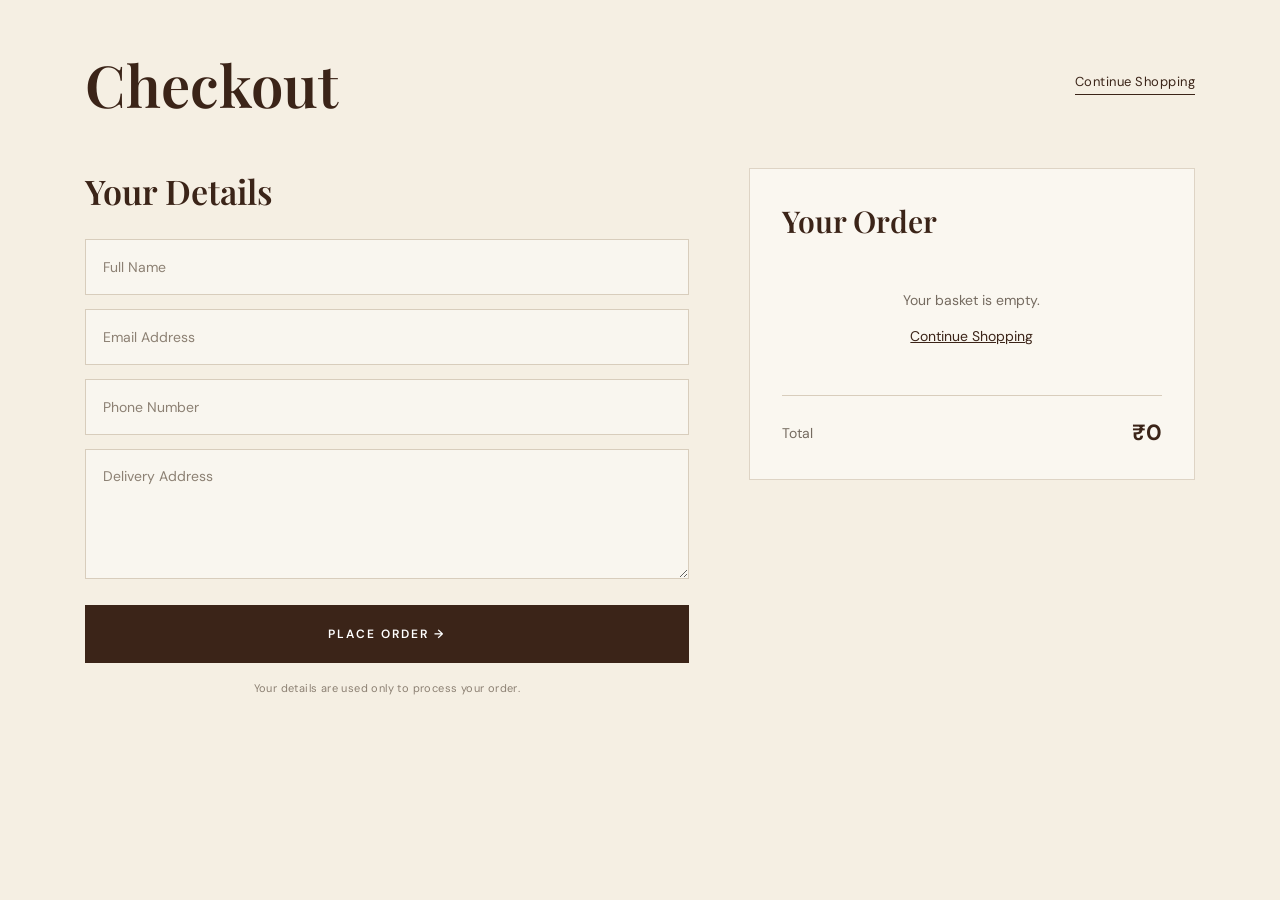
<file: checkout.html>
<!DOCTYPE html>
<html lang="en">

<head>

    <meta charset="UTF-8">

    <meta
        name="viewport"
        content="width=device-width, initial-scale=1.0, maximum-scale=1.0">

    <title>Checkout — GRAINA</title>

    <link
        href="https://fonts.googleapis.com/css2?family=DM+Sans:wght@400;500;600&family=Playfair+Display:wght@500;600;700&display=swap"
        rel="stylesheet">


    <style>

        * {
            box-sizing: border-box;
        }


        html {
            scroll-behavior: smooth;
        }


        body {
            margin: 0;
            padding: 0;
            background: #f5efe3;
            color: #3b2418;
            font-family: "DM Sans", sans-serif;
        }


        /* ===============================
           MAIN CONTAINER
        =============================== */

        .checkout-wrapper {
            width: 100%;
            max-width: 1180px;
            margin: 0 auto;
            padding: 55px 35px 80px;
        }


        /* ===============================
           TOP BAR
        =============================== */

        .checkout-top {
            display: flex;
            align-items: center;
            justify-content: space-between;
            gap: 30px;
            margin-bottom: 55px;
        }


        .checkout-title {
            margin: 0;

            font-family:
                "Playfair Display",
                serif;

            font-size: 58px;
            line-height: 1;

            font-weight: 600;

            color: #3b2418;
        }


        .continue-shopping {
            color: #3b2418;

            text-decoration: none;

            font-size: 13px;

            letter-spacing: .5px;

            white-space: nowrap;

            border-bottom:
                1px solid #3b2418;

            padding-bottom: 4px;

            transition:
                opacity .3s ease;
        }


        .continue-shopping:hover {
            opacity: .55;
        }


        /* ===============================
           CHECKOUT GRID
        =============================== */

        .checkout-grid {

            display: grid;

            grid-template-columns:
                minmax(0, 1.15fr)
                minmax(320px, .85fr);

            gap: 60px;

            align-items: start;
        }


        /* ===============================
           LEFT SIDE
        =============================== */

        .customer-section {
            min-width: 0;
        }


        .section-heading {

            margin:
                0 0 25px;

            font-family:
                "Playfair Display",
                serif;

            font-size: 34px;

            font-weight: 600;

            color: #3b2418;
        }


        /* ===============================
           FORM
        =============================== */

        .checkout-form {
            width: 100%;
        }


        .form-group {
            margin-bottom: 14px;
        }


        .form-input,
        .form-textarea {

            width: 100%;

            display: block;

            border:
                1px solid #d8cdbc;

            background:
                rgba(250,247,240,.95);

            color: #3b2418;

            font-family:
                "DM Sans",
                sans-serif;

            font-size: 14px;

            outline: none;

            border-radius: 0;

            transition:
                border-color .25s ease,
                box-shadow .25s ease;
        }


        .form-input {

            height: 56px;

            padding:
                0 17px;
        }


        .form-textarea {

            min-height: 130px;

            padding: 17px;

            resize: vertical;
        }


        .form-input::placeholder,
        .form-textarea::placeholder {

            color: #8c8073;
        }


        .form-input:focus,
        .form-textarea:focus {

            border-color: #a77b3d;

            box-shadow:
                0 0 0 3px
                rgba(167,123,61,.08);
        }


        /* ===============================
           PLACE ORDER
        =============================== */

        .place-order-btn {

            width: 100%;

            min-height: 58px;

            margin-top: 12px;

            border: 0;

            border-radius: 0;

            background: #3b2418;

            color: #fff;

            font-family:
                "DM Sans",
                sans-serif;

            font-size: 12px;

            font-weight: 600;

            letter-spacing: 2px;

            cursor: pointer;

            transition:
                background .3s ease,
                transform .3s ease;
        }


        .place-order-btn:hover {

            background: #57321f;

            transform:
                translateY(-2px);
        }


        /* ===============================
           ORDER SUMMARY
        =============================== */

        .order-summary {

            width: 100%;

            background:
                #faf7f0;

            border:
                1px solid #ded4c5;

            padding: 32px;

            position: sticky;

            top: 25px;
        }


        .summary-title {

            margin:
                0 0 25px;

            font-family:
                "Playfair Display",
                serif;

            font-size: 30px;

            font-weight: 600;
        }


        #checkoutItems {
            width: 100%;
        }


        .checkout-item {

            display: flex;

            align-items: flex-start;

            justify-content: space-between;

            gap: 20px;

            padding:
                17px 0;

            border-bottom:
                1px solid #e5ddd0;
        }


        .checkout-item-info {

            min-width: 0;
        }


        .checkout-item-name {

            display: block;

            font-family:
                "Playfair Display",
                serif;

            font-size: 17px;

            line-height: 1.3;

            color: #3b2418;
        }


        .checkout-item-meta {

            display: block;

            margin-top: 6px;

            font-size: 12px;

            color: #756b60;
        }


        .checkout-item-price {

            flex-shrink: 0;

            font-weight: 600;

            font-size: 14px;

            color: #3b2418;
        }


        /* ===============================
           TOTAL
        =============================== */

        .total-row {

            display: flex;

            justify-content: space-between;

            align-items: center;

            gap: 20px;

            margin-top: 25px;

            padding-top: 22px;

            border-top:
                1px solid #d8cdbc;
        }


        .total-label {

            font-size: 14px;

            color: #756b60;
        }


        .total-price {

            font-size: 22px;

            color: #3b2418;
        }


        /* ===============================
           EMPTY CART
        =============================== */

        .empty-checkout {

            padding: 25px 0;

            text-align: center;

            color: #756b60;

            font-size: 14px;
        }


        /* ===============================
           SMALL NOTE
        =============================== */

        .secure-note {

            margin-top: 18px;

            text-align: center;

            font-size: 11px;

            letter-spacing: .4px;

            color: #8c8073;
        }


        /* ===============================
           TABLET
        =============================== */

        @media (max-width: 900px) {

            .checkout-wrapper {

                padding:
                    45px 25px 70px;
            }


            .checkout-grid {

                grid-template-columns: 1fr;

                gap: 40px;
            }


            .order-summary {

                position: relative;

                top: auto;
            }


            .checkout-title {

                font-size: 50px;
            }

        }


        /* ===============================
           MOBILE
        =============================== */

        @media (max-width: 600px) {

            .checkout-wrapper {

                padding:
                    30px 16px 50px;
            }


            .checkout-top {

                align-items: flex-start;

                margin-bottom: 35px;

                gap: 15px;
            }


            .checkout-title {

                font-size: 42px;

                line-height: 1.05;
            }


            .continue-shopping {

                font-size: 11px;

                margin-top: 8px;
            }


            .checkout-grid {

                display: flex;

                flex-direction: column;

                gap: 30px;
            }


            .section-heading {

                font-size: 28px;

                margin-bottom: 20px;
            }


            .form-input {

                height: 54px;

                padding:
                    0 14px;

                font-size: 14px;
            }


            .form-textarea {

                min-height: 120px;

                padding: 14px;

                font-size: 14px;
            }


            .place-order-btn {

                min-height: 56px;

                margin-top: 8px;
            }


            .order-summary {

                padding: 23px 18px;

                position: relative;

                top: auto;
            }


            .summary-title {

                font-size: 27px;

                margin-bottom: 18px;
            }


            .checkout-item {

                gap: 12px;

                padding: 15px 0;
            }


            .checkout-item-name {

                font-size: 16px;
            }


            .checkout-item-price {

                font-size: 13px;
            }


            .total-row {

                margin-top: 18px;

                padding-top: 18px;
            }


            .total-price {

                font-size: 20px;
            }

        }


        /* ===============================
           SMALL MOBILE
        =============================== */

        @media (max-width: 380px) {

            .checkout-wrapper {

                padding:
                    25px 13px 45px;
            }


            .checkout-title {

                font-size: 36px;
            }


            .continue-shopping {

                font-size: 10px;
            }


            .section-heading {

                font-size: 25px;
            }


            .order-summary {

                padding: 20px 15px;
            }

        }

    </style>

</head>


<body>


<div class="checkout-wrapper">


    <!-- ===============================
         TOP
    ================================ -->

    <div class="checkout-top">

        <h1 class="checkout-title">
            Checkout
        </h1>


        <a
            href="index.html#shop"
            class="continue-shopping">

            Continue Shopping

        </a>

    </div>



    <!-- ===============================
         MAIN
    ================================ -->

    <div class="checkout-grid">


        <!-- ===============================
             CUSTOMER DETAILS
        ================================ -->

        <section class="customer-section">

            <h2 class="section-heading">
                Your Details
            </h2>


            <form
                id="checkoutForm"
                class="checkout-form">


                <div class="form-group">

                    <input
                        id="name"
                        class="form-input"
                        type="text"
                        placeholder="Full Name"
                        autocomplete="name"
                        required>

                </div>


                <div class="form-group">

                    <input
                        id="email"
                        class="form-input"
                        type="email"
                        placeholder="Email Address"
                        autocomplete="email"
                        required>

                </div>


                <div class="form-group">

                    <input
                        id="phone"
                        class="form-input"
                        type="tel"
                        placeholder="Phone Number"
                        autocomplete="tel"
                        inputmode="tel"
                        required>

                </div>


                <div class="form-group">

                    <textarea
                        id="address"
                        class="form-textarea"
                        placeholder="Delivery Address"
                        autocomplete="street-address"
                        required></textarea>

                </div>


                <button
                    type="submit"
                    class="place-order-btn">

                    PLACE ORDER →

                </button>


            </form>


            <div class="secure-note">

                Your details are used only to process your order.

            </div>

        </section>



        <!-- ===============================
             ORDER SUMMARY
        ================================ -->

        <aside class="order-summary">

            <h2 class="summary-title">
                Your Order
            </h2>


            <div id="checkoutItems"></div>


            <div class="total-row">

                <span class="total-label">
                    Total
                </span>


                <strong
                    id="checkoutTotal"
                    class="total-price">

                    ₹0

                </strong>

            </div>

        </aside>


    </div>

</div>



<script>

/* ==========================================
   GET CART
========================================== */

const cart =
    JSON.parse(
        localStorage.getItem("grainaCart")
    ) || [];


/* ==========================================
   ELEMENTS
========================================== */

const items =
    document.getElementById(
        "checkoutItems"
    );


const totalElement =
    document.getElementById(
        "checkoutTotal"
    );


let total = 0;


/* ==========================================
   DISPLAY CART
========================================== */

if (cart.length === 0) {

    items.innerHTML = `

        <div class="empty-checkout">

            Your basket is empty.

            <br><br>

            <a
                href="index.html#shop"
                style="
                    color:#3b2418;
                    text-decoration:underline;
                ">

                Continue Shopping

            </a>

        </div>

    `;

} else {


    cart.forEach(item => {

        const itemTotal =
            Number(item.price) *
            Number(item.quantity);


        total += itemTotal;


        items.innerHTML += `

            <div class="checkout-item">

                <div class="checkout-item-info">

                    <strong
                        class="checkout-item-name">

                        ${item.name}

                    </strong>


                    <span
                        class="checkout-item-meta">

                        ₹${Number(item.price)
                            .toLocaleString("en-IN")}
                        × ${item.quantity}

                    </span>

                </div>


                <strong
                    class="checkout-item-price">

                    ₹${itemTotal
                        .toLocaleString("en-IN")}

                </strong>

            </div>

        `;

    });

}


/* ==========================================
   TOTAL
========================================== */

totalElement.textContent =
    "₹" +
    total.toLocaleString("en-IN");


/* ==========================================
   CHECKOUT FORM
========================================== */

document
    .getElementById("checkoutForm")
    .addEventListener(
        "submit",
        function(event) {

            event.preventDefault();


            /* Empty cart */

            if (cart.length === 0) {

                alert(
                    "Your cart is empty."
                );

                return;

            }


            /* Customer */

            const name =
                document
                    .getElementById("name")
                    .value
                    .trim();


            const email =
                document
                    .getElementById("email")
                    .value
                    .trim();


            const phone =
                document
                    .getElementById("phone")
                    .value
                    .trim();


            const address =
                document
                    .getElementById("address")
                    .value
                    .trim();


            /* Validation */

            if (
                !name ||
                !email ||
                !phone ||
                !address
            ) {

                alert(
                    "Please fill all details."
                );

                return;

            }


            /* Create order */

            const order = {

                customer: {

                    name: name,

                    email: email,

                    phone: phone,

                    address: address

                },

                items: cart,

                total: total,

                createdAt:
                    new Date()
                    .toISOString()

            };


            /* Save order */

            localStorage.setItem(
                "grainaOrder",
                JSON.stringify(order)
            );


            /* Go success page */

            window.location.href =
                "order-success.html";

        }
    );

</script>


</body>

</html>
</file>
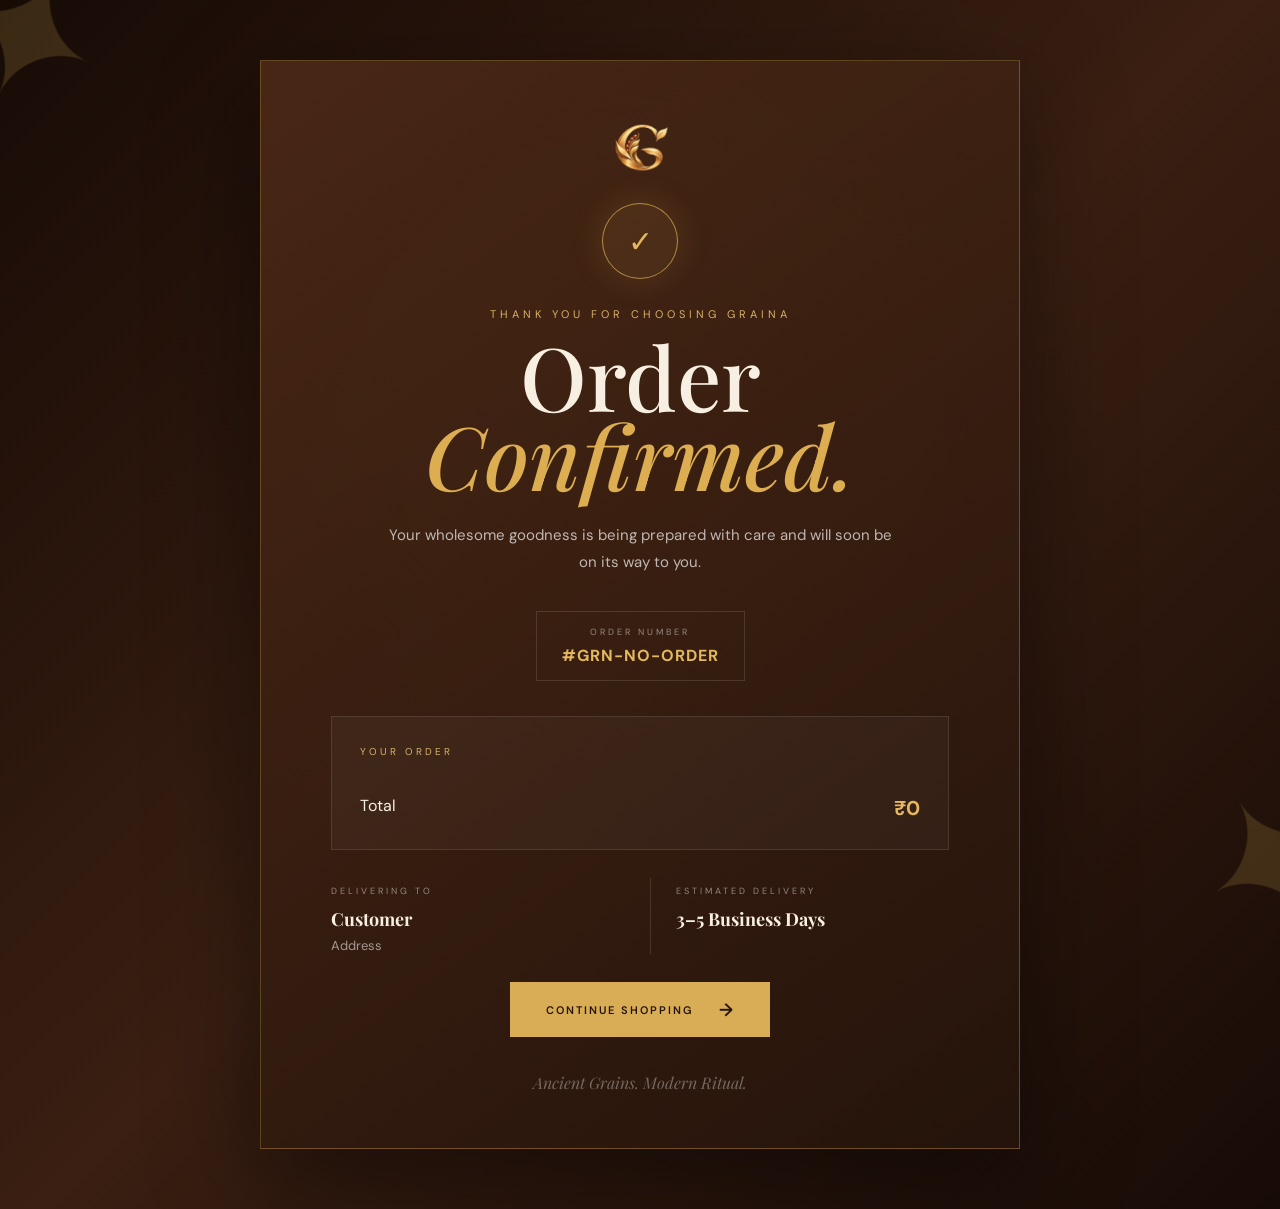
<file: order-success.html>
<!DOCTYPE html>
<html lang="en">

<head>

    <meta charset="UTF-8">

    <meta
        name="viewport"
        content="width=device-width, initial-scale=1.0">

    <title>Order Confirmed — GRAINA</title>

    <link
        href="https://fonts.googleapis.com/css2?family=DM+Sans:wght@400;500;600&family=Playfair+Display:wght@500;600;700&display=swap"
        rel="stylesheet">

</head>


<body>

    <div class="success-page">

        <!-- Background decoration -->

        <div class="grain grain-one">✦</div>
        <div class="grain grain-two">✦</div>


        <main class="success-card">

            <!-- Logo -->

            <div class="brand">

                <img
                    src="assets/logo.png"
                    alt="GRAINA">

            </div>


            <!-- Success Icon -->

            <div class="success-icon">

                <span>✓</span>

            </div>


            <!-- Heading -->

            <p class="eyebrow">
                THANK YOU FOR CHOOSING GRAINA
            </p>

            <h1>
                Order<br>
                <em>Confirmed.</em>
            </h1>

            <p class="success-message">
                Your wholesome goodness is being prepared
                with care and will soon be on its way to you.
            </p>


            <!-- Order Number -->

            <div class="order-number">

                <span>ORDER NUMBER</span>

                <strong id="orderNumber">
                    #GRN-000000
                </strong>

            </div>


            <!-- Order Details -->

            <section class="order-box">

                <div class="section-title">
                    YOUR ORDER
                </div>

                <div id="orderItems"></div>


                <div class="order-total">

                    <span>Total</span>

                    <strong id="orderTotal">
                        ₹0
                    </strong>

                </div>

            </section>


            <!-- Delivery -->

            <section class="delivery-box">

                <div>

                    <span class="label">
                        DELIVERING TO
                    </span>

                    <strong id="customerName">
                        Customer
                    </strong>

                    <p id="customerAddress">
                        Address
                    </p>

                </div>


                <div class="delivery-time">

                    <span class="label">
                        ESTIMATED DELIVERY
                    </span>

                    <strong>
                        3–5 Business Days
                    </strong>

                </div>

            </section>


            <!-- Button -->

            <a
                href="index.html#shop"
                class="shop-button">

                CONTINUE SHOPPING

                <span>→</span>

            </a>


            <p class="footer-text">
                Ancient Grains. Modern Ritual.
            </p>

        </main>

    </div>



<script>

/* ===============================
   GET ORDER
================================ */

const order =
    JSON.parse(
        localStorage.getItem("grainaOrder")
    );


/* ===============================
   GENERATE ORDER NUMBER
================================ */

function generateOrderNumber() {

    const date =
        new Date();

    const year =
        date.getFullYear();

    const month =
        String(date.getMonth() + 1)
        .padStart(2, "0");

    const day =
        String(date.getDate())
        .padStart(2, "0");

    const random =
        Math.floor(
            1000 + Math.random() * 9000
        );

    return `#GRN-${year}${month}${day}-${random}`;

}


/* ===============================
   DISPLAY ORDER
================================ */

if (order) {


    /* Customer */

    document.getElementById(
        "customerName"
    ).textContent =
        order.customer.name;


    document.getElementById(
        "customerAddress"
    ).textContent =
        order.customer.address;


    /* Order number */

    let orderNumber =
        localStorage.getItem(
            "grainaOrderNumber"
        );


    if (!orderNumber) {

        orderNumber =
            generateOrderNumber();

        localStorage.setItem(
            "grainaOrderNumber",
            orderNumber
        );

    }


    document.getElementById(
        "orderNumber"
    ).textContent =
        orderNumber;


    /* Products */

    const orderItems =
        document.getElementById(
            "orderItems"
        );


    order.items.forEach(item => {

        const subtotal =
            item.price * item.quantity;


        orderItems.innerHTML += `

            <div class="order-item">

                <div>

                    <strong>
                        ${item.name}
                    </strong>

                    <span>
                        ₹${item.price.toLocaleString("en-IN")}
                        × ${item.quantity}
                    </span>

                </div>

                <strong>
                    ₹${subtotal.toLocaleString("en-IN")}
                </strong>

            </div>

        `;

    });


    /* Total */

    document.getElementById(
        "orderTotal"
    ).textContent =
        "₹" +
        order.total.toLocaleString("en-IN");



} else {

    document.getElementById(
        "orderNumber"
    ).textContent =
        "#GRN-NO-ORDER";

}


/* ===============================
   CLEAN OLD CART
================================ */

localStorage.removeItem(
    "grainaCart"
);

</script>



<style>

/* =================================
   RESET
================================= */

* {
    box-sizing: border-box;
}


body {

    margin: 0;

    font-family:
        "DM Sans",
        sans-serif;

    color: #f7efe1;

    background: #24140b;
}


/* =================================
   PAGE
================================= */

.success-page {

    min-height: 100vh;

    display: flex;

    justify-content: center;

    align-items: center;

    padding: 60px 20px;

    position: relative;

    overflow: hidden;

    background:

        radial-gradient(
            circle at 50% 35%,
            rgba(181, 130, 48, .20),
            transparent 35%
        ),

        linear-gradient(
            135deg,
            #170b06,
            #3a1f12 50%,
            #170b06
        );
}


/* =================================
   DECORATIVE GRAINS
================================= */

.grain {

    position: fixed;

    color:
        rgba(218, 176, 83, .18);

    font-size: 180px;

    pointer-events: none;

}


.grain-one {

    top: -80px;

    left: -50px;

    transform: rotate(25deg);

}


.grain-two {

    right: -70px;

    bottom: -80px;

    transform: rotate(-30deg);

}


/* =================================
   CARD
================================= */

.success-card {

    width: 100%;

    max-width: 760px;

    padding: 55px 70px;

    text-align: center;

    position: relative;

    background:

        linear-gradient(
            145deg,
            rgba(74, 40, 22, .96),
            rgba(37, 20, 11, .98)
        );

    border:

        1px solid
        rgba(222, 180, 87, .30);

    box-shadow:

        0 35px 100px
        rgba(0,0,0,.45);

}


/* =================================
   LOGO
================================= */

.brand {

    margin-bottom: 25px;

}


.brand img {

    width: 62px;

    height: 62px;

    object-fit: contain;

    display: block;

    margin: auto;

    mix-blend-mode: screen;

}


/* =================================
   SUCCESS ICON
================================= */

.success-icon {

    width: 76px;

    height: 76px;

    margin: 0 auto 28px;

    border-radius: 50%;

    display: flex;

    justify-content: center;

    align-items: center;

    border:
        1px solid
        rgba(225, 182, 86, .7);

    background:
        rgba(225, 182, 86, .08);

    box-shadow:
        0 0 35px
        rgba(225, 182, 86, .15);

}


.success-icon span {

    font-size: 30px;

    color: #e4b85f;

}


/* =================================
   TEXT
================================= */

.eyebrow {

    margin: 0 0 15px;

    font-size: 11px;

    letter-spacing: 4px;

    color: #d8b36a;

}


h1 {

    margin: 0;

    font-family:
        "Playfair Display",
        serif;

    font-size: clamp(
        55px,
        8vw,
        88px
    );

    line-height: .9;

    font-weight: 500;

}


h1 em {

    color: #dcae51;

}


.success-message {

    max-width: 520px;

    margin:
        28px auto 35px;

    line-height: 1.8;

    color:
        rgba(255,255,255,.68);

    font-size: 15px;

}


/* =================================
   ORDER NUMBER
================================= */

.order-number {

    display: inline-flex;

    flex-direction: column;

    gap: 7px;

    padding:
        14px 25px;

    margin-bottom: 35px;

    border:
        1px solid
        rgba(255,255,255,.12);

}


.order-number span,
.label {

    font-size: 9px;

    letter-spacing: 3px;

    color:
        rgba(255,255,255,.48);

}


.order-number strong {

    color: #e4b85f;

    letter-spacing: 1px;

}


/* =================================
   ORDER BOX
================================= */

.order-box {

    text-align: left;

    padding: 28px;

    background:
        rgba(255,255,255,.035);

    border:
        1px solid
        rgba(255,255,255,.10);

}


.section-title {

    font-size: 10px;

    letter-spacing: 3px;

    color: #d8b36a;

    margin-bottom: 15px;

}


.order-item {

    display: flex;

    justify-content: space-between;

    align-items: center;

    padding: 17px 0;

    border-bottom:
        1px solid
        rgba(255,255,255,.08);

}


.order-item div {

    display: flex;

    flex-direction: column;

    gap: 5px;

}


.order-item strong {

    font-size: 14px;

}


.order-item span {

    font-size: 12px;

    color:
        rgba(255,255,255,.45);

}


.order-total {

    display: flex;

    justify-content: space-between;

    padding-top: 22px;

    font-size: 16px;

}


.order-total strong {

    color: #e5b85d;

    font-size: 20px;

}


/* =================================
   DELIVERY
================================= */

.delivery-box {

    display: grid;

    grid-template-columns:
        1fr 1fr;

    gap: 20px;

    text-align: left;

    padding: 28px 0;

}


.delivery-box strong {

    display: block;

    margin-top: 8px;

    font-family:
        "Playfair Display",
        serif;

    font-size: 18px;

}


.delivery-box p {

    margin: 6px 0 0;

    color:
        rgba(255,255,255,.55);

    font-size: 13px;

}


.delivery-time {

    padding-left: 25px;

    border-left:
        1px solid
        rgba(255,255,255,.12);

}


/* =================================
   BUTTON
================================= */

.shop-button {

    display: inline-flex;

    align-items: center;

    justify-content: center;

    gap: 25px;

    min-width: 260px;

    height: 55px;

    background: #d9ad56;

    color: #24140b;

    text-decoration: none;

    font-size: 11px;

    font-weight: 600;

    letter-spacing: 2px;

    transition:
        transform .3s ease,
        background .3s ease;

}


.shop-button:hover {

    transform:
        translateY(-3px);

    background: #ecc36d;

}


.shop-button span {

    font-size: 18px;

}


/* =================================
   FOOTER
================================= */

.footer-text {

    margin:
        35px 0 0;

    font-family:
        "Playfair Display",
        serif;

    font-style: italic;

    color:
        rgba(255,255,255,.35);

}


/* =================================
   MOBILE
================================= */

@media (max-width: 650px) {

    .success-page {

        padding: 20px 15px;

    }


    .success-card {

        padding:
            40px 22px;

    }


    h1 {

        font-size: 58px;

    }


    .delivery-box {

        grid-template-columns: 1fr;

    }


    .delivery-time {

        padding-left: 0;

        padding-top: 20px;

        border-left: 0;

        border-top:
            1px solid
            rgba(255,255,255,.12);

    }


    .order-box {

        padding: 20px;

    }

}

</style>

</body>

</html>
</file>
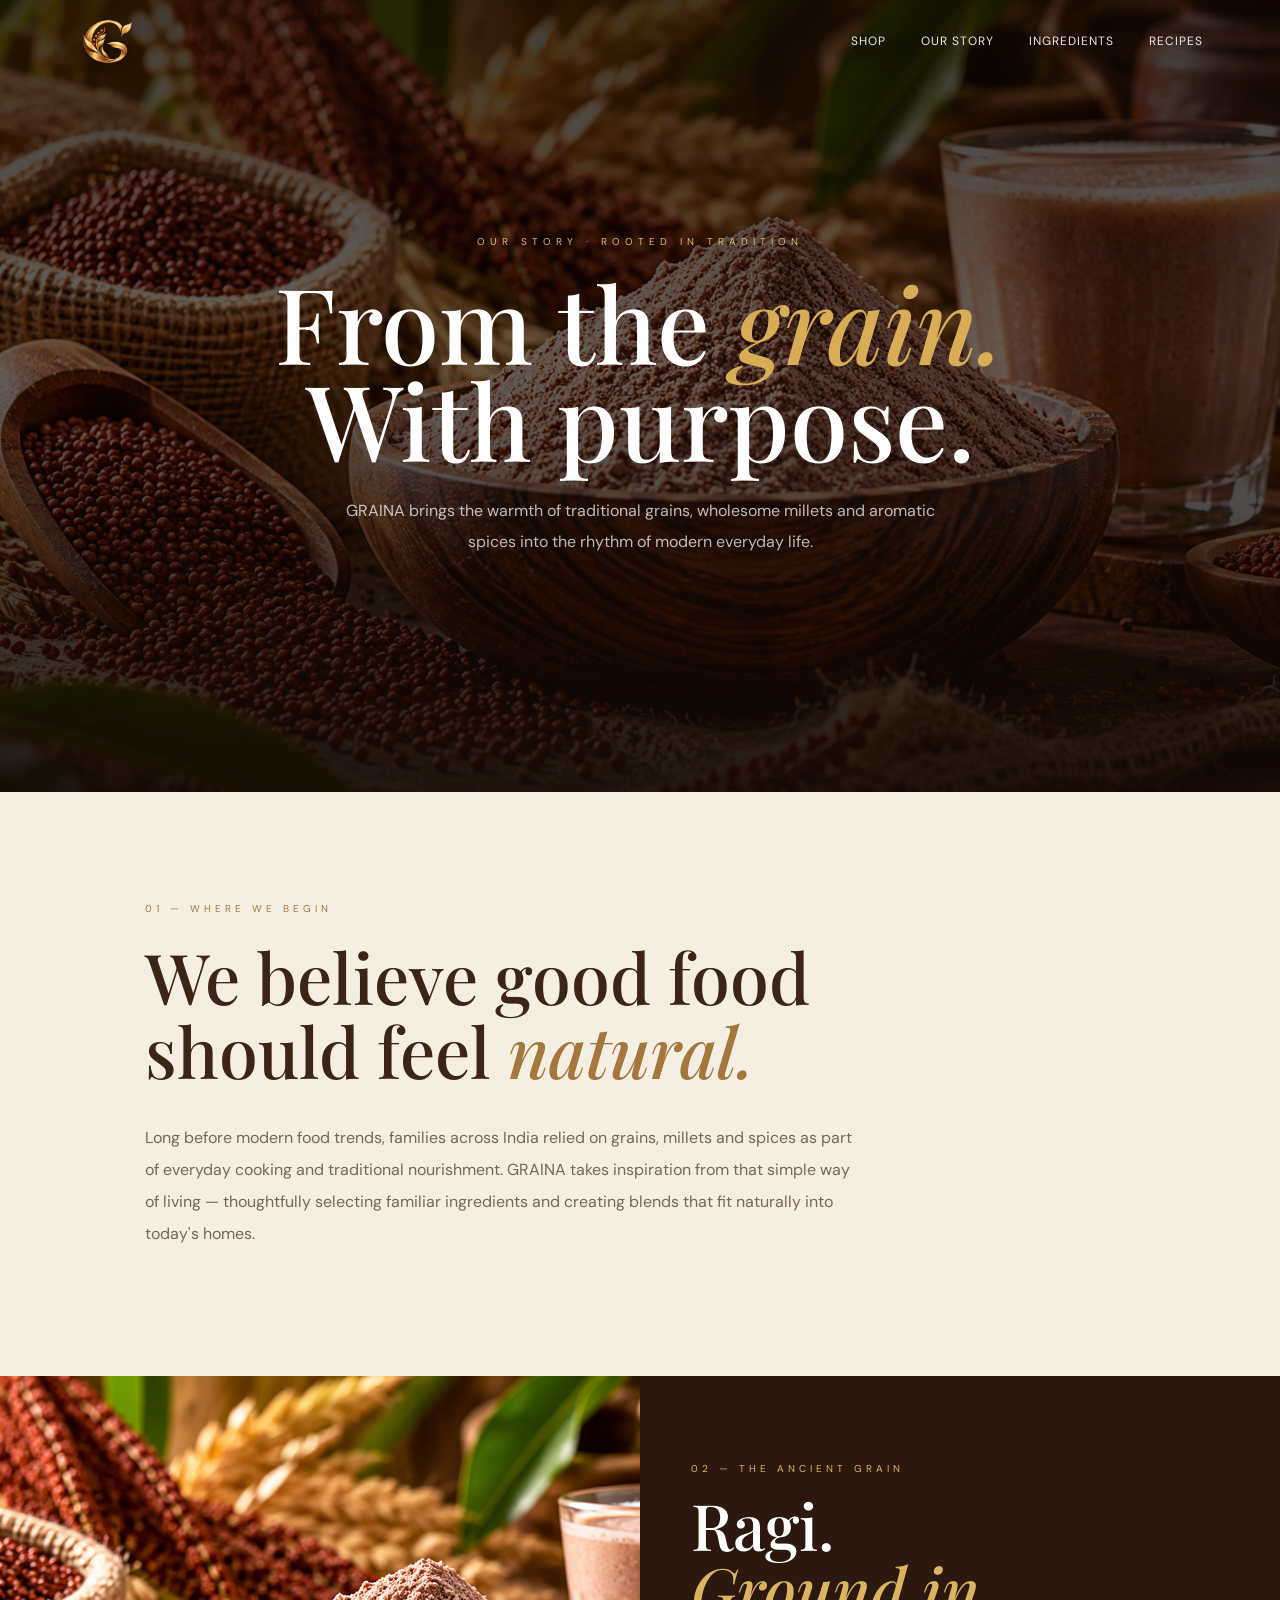
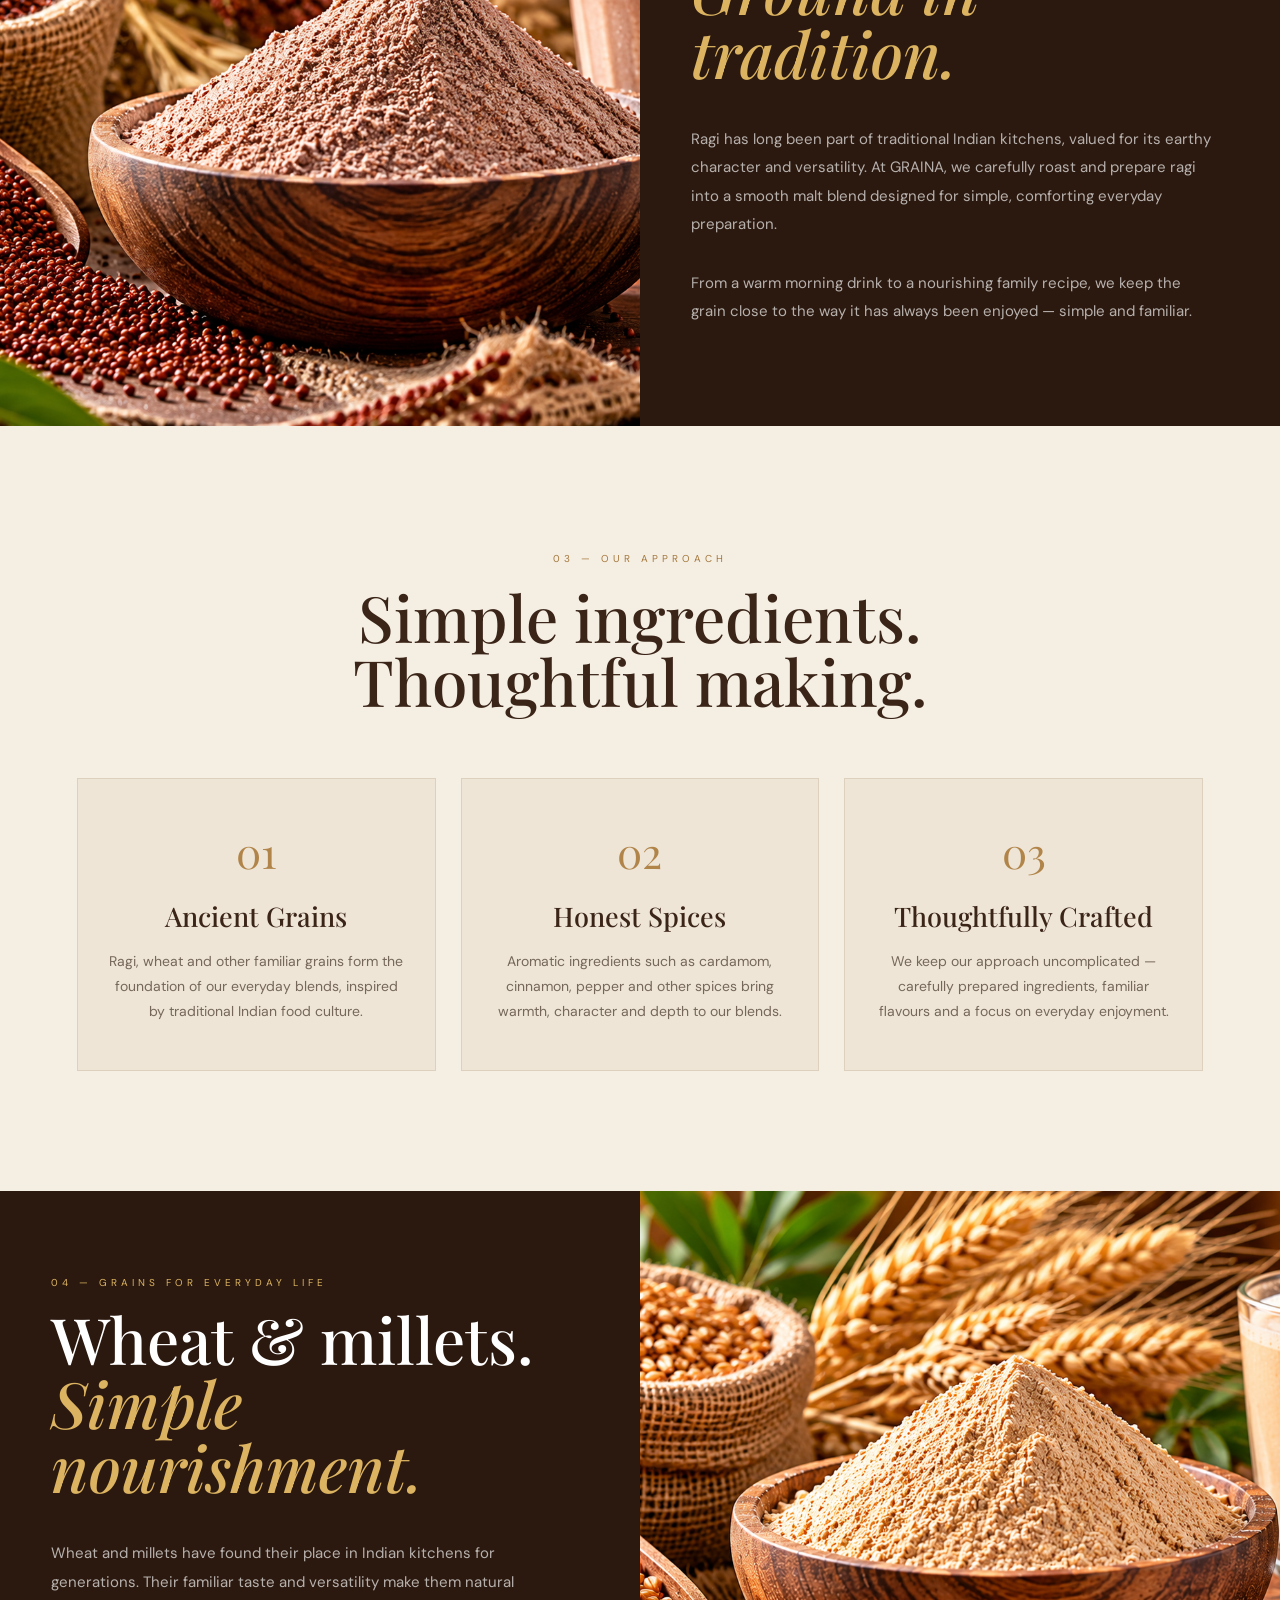
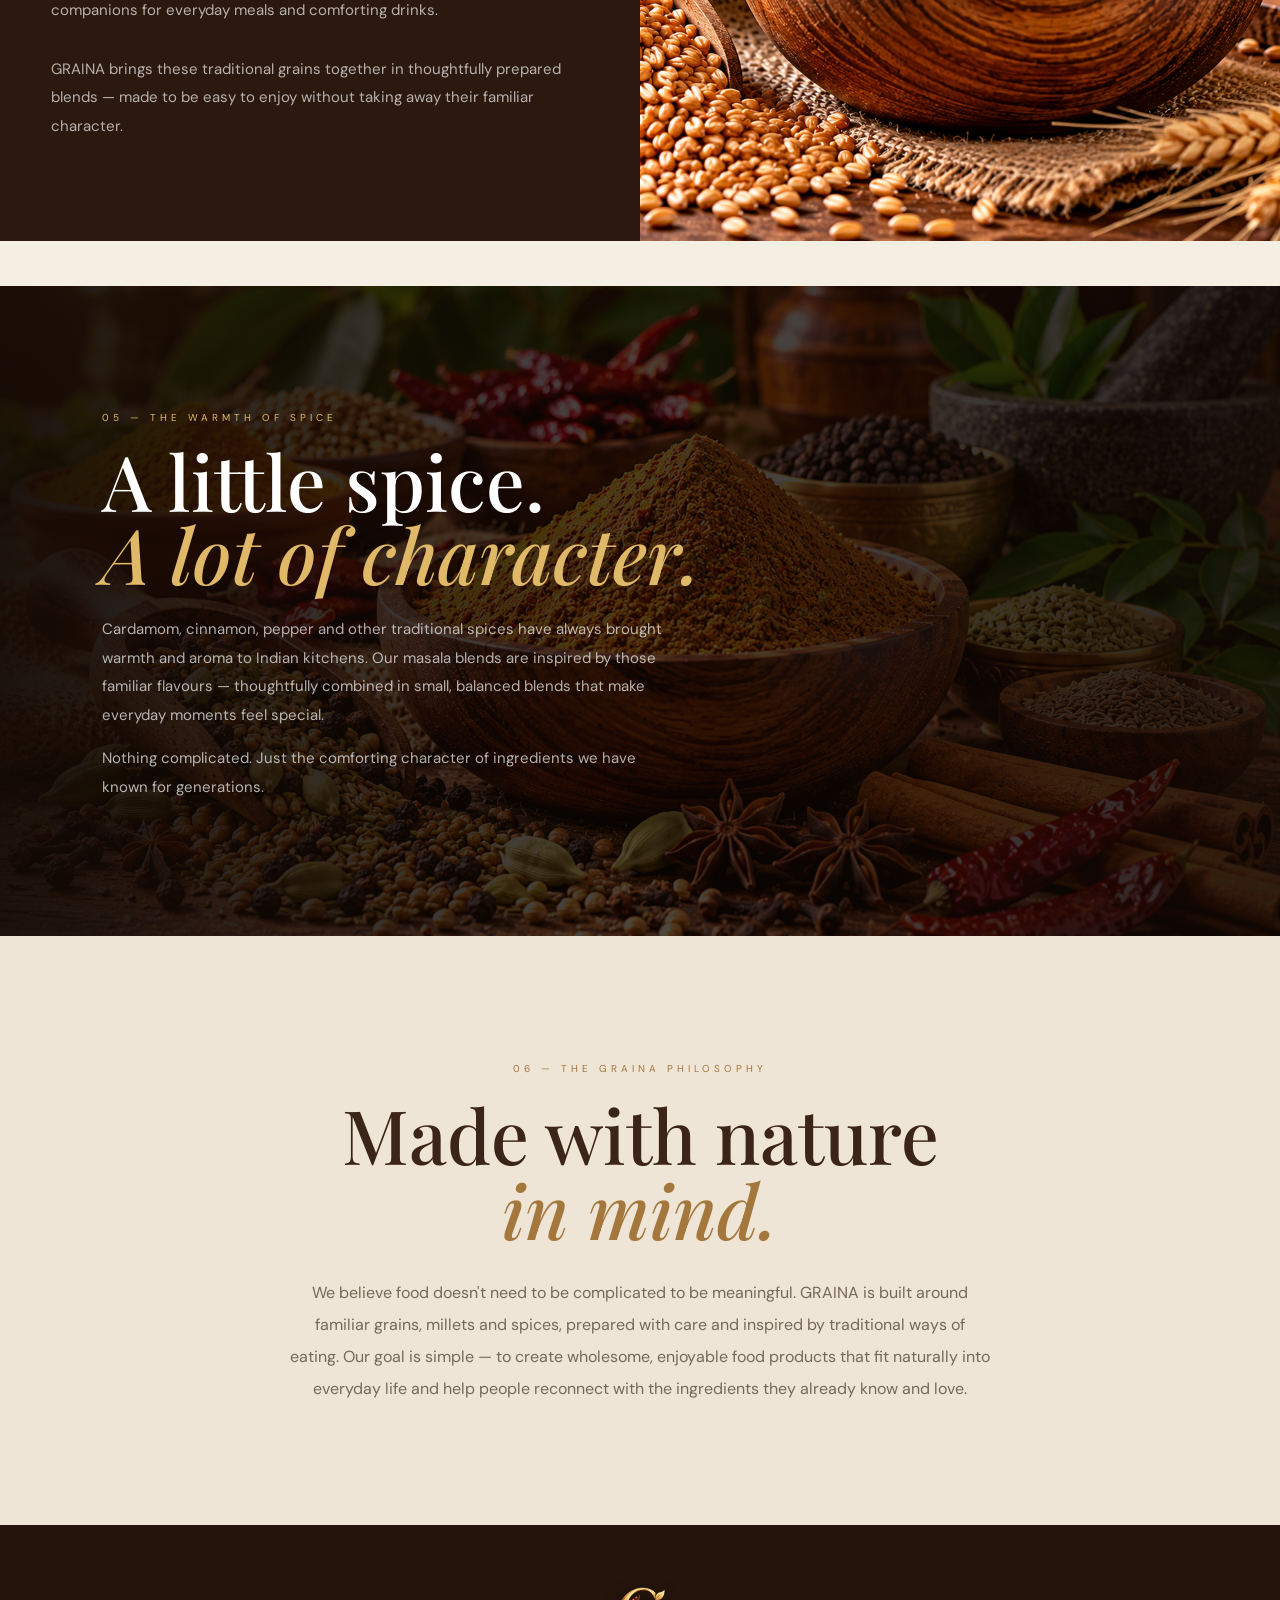
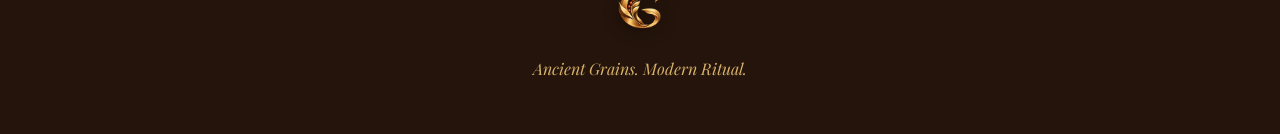
<file: our-story.html>
<!DOCTYPE html>
<html lang="en">

<head>

    <meta charset="UTF-8">

    <meta
        name="viewport"
        content="width=device-width, initial-scale=1.0">

    <title>Our Story — GRAINA</title>

    <meta
        name="description"
        content="Discover the GRAINA story — traditional grains, wholesome ingredients and thoughtfully crafted blends for everyday living."
    >

    <link
        href="https://fonts.googleapis.com/css2?family=DM+Sans:wght@400;500;600&family=Playfair+Display:wght@500;600;700&display=swap"
        rel="stylesheet">


    <style>

        * {
            box-sizing: border-box;
        }


        html {
            scroll-behavior: smooth;
        }


        body {

            margin: 0;

            background: #f5efe3;

            color: #3b2418;

            font-family:
                "DM Sans",
                sans-serif;
        }


        /* =========================
           NAVBAR
        ========================= */

        .story-nav {

            position: absolute;

            top: 0;
            left: 0;
            right: 0;

            height: 82px;

            padding:
                0 6%;

            display: flex;

            align-items: center;

            justify-content: space-between;

            z-index: 10;

            color: #fff;
        }


        .story-logo img {

            width: 58px;
            height: 58px;

            object-fit: contain;

            display: block;

            filter:
                drop-shadow(
                    0 3px 10px
                    rgba(0,0,0,.4)
                );
        }


        .story-nav-links {

            display: flex;

            align-items: center;

            gap: 35px;
        }


        .story-nav-links a {

            color: #fff;

            text-decoration: none;

            font-size: 12px;

            letter-spacing: 1px;

            text-transform: uppercase;

            opacity: .9;

            transition:
                opacity .3s ease;
        }


        .story-nav-links a:hover {

            opacity: .55;
        }


        /* =========================
           HERO
        ========================= */

        .story-hero {

            min-height: 88vh;

            position: relative;

            display: flex;

            align-items: center;

            justify-content: center;

            text-align: center;

            overflow: hidden;

            color: #fff;

            background:
                #24140b;
        }


        .story-hero img {

            position: absolute;

            inset: 0;

            width: 100%;

            height: 100%;

            object-fit: cover;

            object-position: center;

            filter:
                brightness(.48)
                saturate(1.05);

            transform:
                scale(1.03);
        }


        .story-hero-overlay {

            position: absolute;

            inset: 0;

            background:

                linear-gradient(
                    180deg,
                    rgba(20,10,5,.55),
                    rgba(20,10,5,.20) 45%,
                    rgba(20,10,5,.85)
                );
        }


        .story-hero-content {

            position: relative;

            z-index: 2;

            max-width: 850px;

            padding: 30px;
        }


        .story-eyebrow {

            font-size: 10px;

            letter-spacing: 5px;

            color: #dfb968;

            margin-bottom: 25px;
        }


        .story-hero h1 {

            margin: 0;

            font-family:
                "Playfair Display",
                serif;

            font-size:
                clamp(58px, 9vw, 105px);

            font-weight: 500;

            line-height: .92;
        }


        .story-hero h1 em {

            color: #d9ac56;
        }


        .story-hero p {

            max-width: 620px;

            margin:
                30px auto 0;

            font-size: 16px;

            line-height: 1.9;

            color:
                rgba(255,255,255,.72);
        }


        /* =========================
           INTRO
        ========================= */

        .story-intro {

            max-width: 1050px;

            margin: auto;

            padding:
                110px 30px;
        }


        .story-label {

            display: block;

            margin-bottom: 25px;

            font-size: 10px;

            letter-spacing: 4px;

            color: #a4773c;
        }


        .story-intro h2 {

            max-width: 850px;

            margin: 0;

            font-family:
                "Playfair Display",
                serif;

            font-size:
                clamp(38px, 6vw, 70px);

            line-height: 1.05;

            font-weight: 500;
        }


        .story-intro h2 em {

            color: #a4773c;
        }


        .story-intro p {

            max-width: 720px;

            margin-top: 35px;

            font-size: 16px;

            line-height: 2;

            color: #75685a;
        }


        /* =========================
           GRAIN STORY
        ========================= */

        .grain-story {

            display: grid;

            grid-template-columns:
                1fr 1fr;

            min-height: 650px;

            background: #2b190f;

            color: #fff;
        }


        .grain-story-image {

            min-height: 550px;

            overflow: hidden;
        }


        .grain-story-image img {

            width: 100%;

            height: 100%;

            object-fit: cover;

            display: block;

            transition:
                transform .8s ease;
        }


        .grain-story-image:hover img {

            transform:
                scale(1.04);
        }


        .grain-story-content {

            display: flex;

            justify-content: center;

            flex-direction: column;

            padding:
                70px 8%;
        }


        .grain-story-content span {

            font-size: 10px;

            letter-spacing: 4px;

            color: #dcb461;
        }


        .grain-story-content h2 {

            margin:
                18px 0 25px;

            font-family:
                "Playfair Display",
                serif;

            font-size:
                clamp(40px, 5vw, 65px);

            line-height: 1;

            font-weight: 500;
        }


        .grain-story-content h2 em {

            color: #dcb461;
        }


        .grain-story-content p {

            max-width: 520px;

            color:
                rgba(255,255,255,.66);

            line-height: 1.9;

            font-size: 15px;
        }


        /* =========================
           THREE PILLARS
        ========================= */

        .pillars {

            padding:
                120px 6%;

            text-align: center;
        }


        .pillars-heading {

            max-width: 700px;

            margin:
                0 auto 65px;
        }


        .pillars-heading span {

            font-size: 10px;

            letter-spacing: 4px;

            color: #a4773c;
        }


        .pillars-heading h2 {

            margin:
                18px 0 0;

            font-family:
                "Playfair Display",
                serif;

            font-size:
                clamp(40px, 5vw, 65px);

            font-weight: 500;

            line-height: 1;
        }


        .pillar-grid {

            max-width: 1150px;

            margin: auto;

            display: grid;

            grid-template-columns:
                repeat(3, 1fr);

            gap: 25px;
        }


        .pillar {

            padding: 45px 30px;

            background:
                #eee5d6;

            border:
                1px solid #ddd0bd;
        }


        .pillar-number {

            display: block;

            font-family:
                "Playfair Display",
                serif;

            font-size: 42px;

            color: #b18449;

            margin-bottom: 18px;
        }


        .pillar h3 {

            margin:
                0 0 15px;

            font-family:
                "Playfair Display",
                serif;

            font-size: 27px;

            font-weight: 500;
        }


        .pillar p {

            margin: 0;

            color: #75685a;

            font-size: 14px;

            line-height: 1.8;
        }


        /* =========================
           MASALA SECTION
        ========================= */
        /* SPACE BETWEEN SECTION 04 & 05 */
.grain-story + .masala-story {
    margin-top: 45px;
}

        .masala-story {

            position: relative;

            min-height: 650px;

            display: flex;

            align-items: center;

            overflow: hidden;

            color: #fff;
        }


        .masala-story img {

            position: absolute;

            inset: 0;

            width: 100%;

            height: 100%;

            object-fit: cover;

            filter:
                brightness(.42)
                saturate(1.1);
        }


        .masala-overlay {

            position: absolute;

            inset: 0;

            background:
                linear-gradient(
                    90deg,
                    rgba(20,10,5,.9),
                    rgba(20,10,5,.35),
                    rgba(20,10,5,.7)
                );
        }


        .masala-content {

            position: relative;

            z-index: 2;

            max-width: 650px;

            margin-left: 8%;

            padding: 70px 30px 70px 0;
        }


        .masala-content span {

            font-size: 10px;

            letter-spacing: 4px;

            color: #dfb968;
        }


        .masala-content h2 {

            margin:
                18px 0 25px;

            font-family:
                "Playfair Display",
                serif;

            font-size:
                clamp(45px, 6vw, 78px);

            line-height: .95;

            font-weight: 500;
        }


        .masala-content h2 em {

            color: #dfb968;
        }


        .masala-content p {

            max-width: 560px;

            font-size: 15px;

            line-height: 1.9;

            color:
                rgba(255,255,255,.68);
        }


        /* =========================
           NATURAL PHILOSOPHY
        ========================= */

        .philosophy {

            padding:
                120px 30px;

            text-align: center;

            background: #eee5d6;
        }


        .philosophy-inner {

            max-width: 850px;

            margin: auto;
        }


        .philosophy span {

            font-size: 10px;

            letter-spacing: 4px;

            color: #a4773c;
        }


        .philosophy h2 {

            margin:
                20px 0 30px;

            font-family:
                "Playfair Display",
                serif;

            font-size:
                clamp(42px, 6vw, 75px);

            line-height: 1;

            font-weight: 500;
        }


        .philosophy h2 em {

            color: #a4773c;
        }


        .philosophy p {

            margin: auto;

            max-width: 700px;

            color: #75685a;

            font-size: 16px;

            line-height: 2;
        }


        /* =========================
           FOOTER
        ========================= */

        .story-footer {

            padding:
                55px 30px;

            text-align: center;

            background: #24140b;

            color: rgba(255,255,255,.55);
        }


        .story-footer img {

            width: 55px;

            height: 55px;

            object-fit: contain;

            margin-bottom: 18px;

            filter:
                drop-shadow(
                    0 3px 8px
                    rgba(0,0,0,.4)
                );
        }


        .story-footer p {

            margin: 0;

            font-family:
                "Playfair Display",
                serif;

            font-style: italic;

            color: #d7b26a;
        }


        /* =========================
           MOBILE
        ========================= */

        @media (max-width: 800px) {

            .story-nav {

                padding:
                    0 20px;
            }


            .story-nav-links {

                display: none;
            }


            .story-hero {

                min-height: 78vh;
            }


            .story-hero-content {

                padding:
                    25px 20px;
            }


            .story-hero p {

                font-size: 14px;

                line-height: 1.8;
            }


            .story-intro {

                padding:
                    80px 22px;
            }


            .grain-story {

                grid-template-columns: 1fr;
            }


            .grain-story-image {

                min-height: 420px;
            }


            .grain-story-content {

                padding:
                    65px 25px;
            }


            .pillar-grid {

                grid-template-columns: 1fr;

                max-width: 500px;
            }


            .pillars {

                padding:
                    80px 20px;
            }


            .masala-content {

                margin-left: 0;

                padding:
                    70px 25px;
            }


            .philosophy {

                padding:
                    80px 22px;
            }

        }


        @media (max-width: 420px) {

            .story-logo img {

                width: 50px;
                height: 50px;
            }


            .story-hero h1 {

                font-size: 54px;
            }


            .story-intro h2 {

                font-size: 40px;
            }


            .grain-story-content h2 {

                font-size: 43px;
            }

        }

    </style>

</head>


<body>


<!-- =========================
     NAVIGATION
========================= -->

<header class="story-nav">

    <a
        href="index.html"
        class="story-logo"
        aria-label="GRAINA Home">

        <img
            src="assets/logo.png"
            alt="GRAINA">

    </a>


    <nav class="story-nav-links">

        <a href="index.html#shop">
            Shop
        </a>

        <a href="our-story.html">
            Our Story
        </a>

        <a href="index.html#ingredients">
            Ingredients
        </a>

        <a href="index.html#recipes">
            Recipes
        </a>

    </nav>

</header>



<!-- =========================
     HERO
========================= -->

<section class="story-hero">

    <img
        src="assets/ragi-malt.jpg"
        alt="Traditional grains">

    <div class="story-hero-overlay"></div>


    <div class="story-hero-content">

        <div class="story-eyebrow">
            OUR STORY · ROOTED IN TRADITION
        </div>


        <h1>
            From the
            <em>grain.</em>
            <br>
            With purpose.
        </h1>


        <p>
            GRAINA brings the warmth of traditional grains,
            wholesome millets and aromatic spices into the rhythm
            of modern everyday life.
        </p>

    </div>

</section>



<!-- =========================
     INTRO
========================= -->

<section class="story-intro">

    <span class="story-label">
        01 — WHERE WE BEGIN
    </span>


    <h2>

        We believe good food
        should feel

        <em>natural.</em>

    </h2>


    <p>

        Long before modern food trends, families across India
        relied on grains, millets and spices as part of everyday
        cooking and traditional nourishment.

        GRAINA takes inspiration from that simple way of living —
        thoughtfully selecting familiar ingredients and creating
        blends that fit naturally into today's homes.

    </p>

</section>



<!-- =========================
     RAGI
========================= -->

<section class="grain-story">

    <div class="grain-story-image">

        <img
            src="assets/ragi-malt.jpg"
            alt="Ragi Malt">

    </div>


    <div class="grain-story-content">

        <span>
            02 — THE ANCIENT GRAIN
        </span>


        <h2>
            Ragi.
            <br>
            <em>Ground in tradition.</em>
        </h2>


        <p>

            Ragi has long been part of traditional Indian
            kitchens, valued for its earthy character and
            versatility.

            At GRAINA, we carefully roast and prepare ragi
            into a smooth malt blend designed for simple,
            comforting everyday preparation.

        </p>


        <p>

            From a warm morning drink to a nourishing family
            recipe, we keep the grain close to the way it has
            always been enjoyed — simple and familiar.

        </p>

    </div>

</section>



<!-- =========================
     THREE PILLARS
========================= -->

<section class="pillars">

    <div class="pillars-heading">

        <span>
            03 — OUR APPROACH
        </span>


        <h2>
            Simple ingredients.
            <br>
            Thoughtful making.
        </h2>

    </div>


    <div class="pillar-grid">


        <article class="pillar">

            <span class="pillar-number">
                01
            </span>

            <h3>
                Ancient Grains
            </h3>

            <p>

                Ragi, wheat and other familiar grains form
                the foundation of our everyday blends,
                inspired by traditional Indian food culture.

            </p>

        </article>



        <article class="pillar">

            <span class="pillar-number">
                02
            </span>

            <h3>
                Honest Spices
            </h3>

            <p>

                Aromatic ingredients such as cardamom,
                cinnamon, pepper and other spices bring
                warmth, character and depth to our blends.

            </p>

        </article>



        <article class="pillar">

            <span class="pillar-number">
                03
            </span>

            <h3>
                Thoughtfully Crafted
            </h3>

            <p>

                We keep our approach uncomplicated —
                carefully prepared ingredients, familiar
                flavours and a focus on everyday enjoyment.

            </p>

        </article>


    </div>

</section>



<!-- =========================
     WHEAT / MILLETS
========================= -->

<section class="grain-story">

    <div class="grain-story-content">

        <span>
            04 — GRAINS FOR EVERYDAY LIFE
        </span>


        <h2>
            Wheat & millets.
            <br>
            <em>Simple nourishment.</em>
        </h2>


        <p>

            Wheat and millets have found their place in
            Indian kitchens for generations.

            Their familiar taste and versatility make them
            natural companions for everyday meals and
            comforting drinks.

        </p>


        <p>

            GRAINA brings these traditional grains together
            in thoughtfully prepared blends — made to be
            easy to enjoy without taking away their
            familiar character.

        </p>

    </div>


    <div class="grain-story-image">

        <img
            src="assets/wheat-malt.jpg"
            alt="Wheat Malt">

    </div>

</section>



<!-- =========================
     MASALA
========================= -->

<section class="masala-story">

    <img
        src="assets/masala.jpg"
        alt="Traditional Masala Spices">


    <div class="masala-overlay"></div>


    <div class="masala-content">

        <span>
            05 — THE WARMTH OF SPICE
        </span>


        <h2>

            A little spice.
            <br>

            <em>A lot of character.</em>

        </h2>


        <p>

            Cardamom, cinnamon, pepper and other traditional
            spices have always brought warmth and aroma to
            Indian kitchens.

            Our masala blends are inspired by those familiar
            flavours — thoughtfully combined in small,
            balanced blends that make everyday moments feel
            special.

        </p>


        <p>

            Nothing complicated. Just the comforting character
            of ingredients we have known for generations.

        </p>

    </div>

</section>



<!-- =========================
     NATURAL PHILOSOPHY
========================= -->

<section class="philosophy">

    <div class="philosophy-inner">

        <span>
            06 — THE GRAINA PHILOSOPHY
        </span>


        <h2>

            Made with nature
            <br>

            <em>in mind.</em>

        </h2>


        <p>

            We believe food doesn't need to be complicated
            to be meaningful.

            GRAINA is built around familiar grains, millets
            and spices, prepared with care and inspired by
            traditional ways of eating.

            Our goal is simple — to create wholesome,
            enjoyable food products that fit naturally into
            everyday life and help people reconnect with the
            ingredients they already know and love.

        </p>

    </div>

</section>



<!-- =========================
     FOOTER
========================= -->

<footer class="story-footer">

    <img
        src="assets/logo.png"
        alt="GRAINA">


    <p>
        Ancient Grains. Modern Ritual.
    </p>

</footer>


</body>

</html>
</file>
